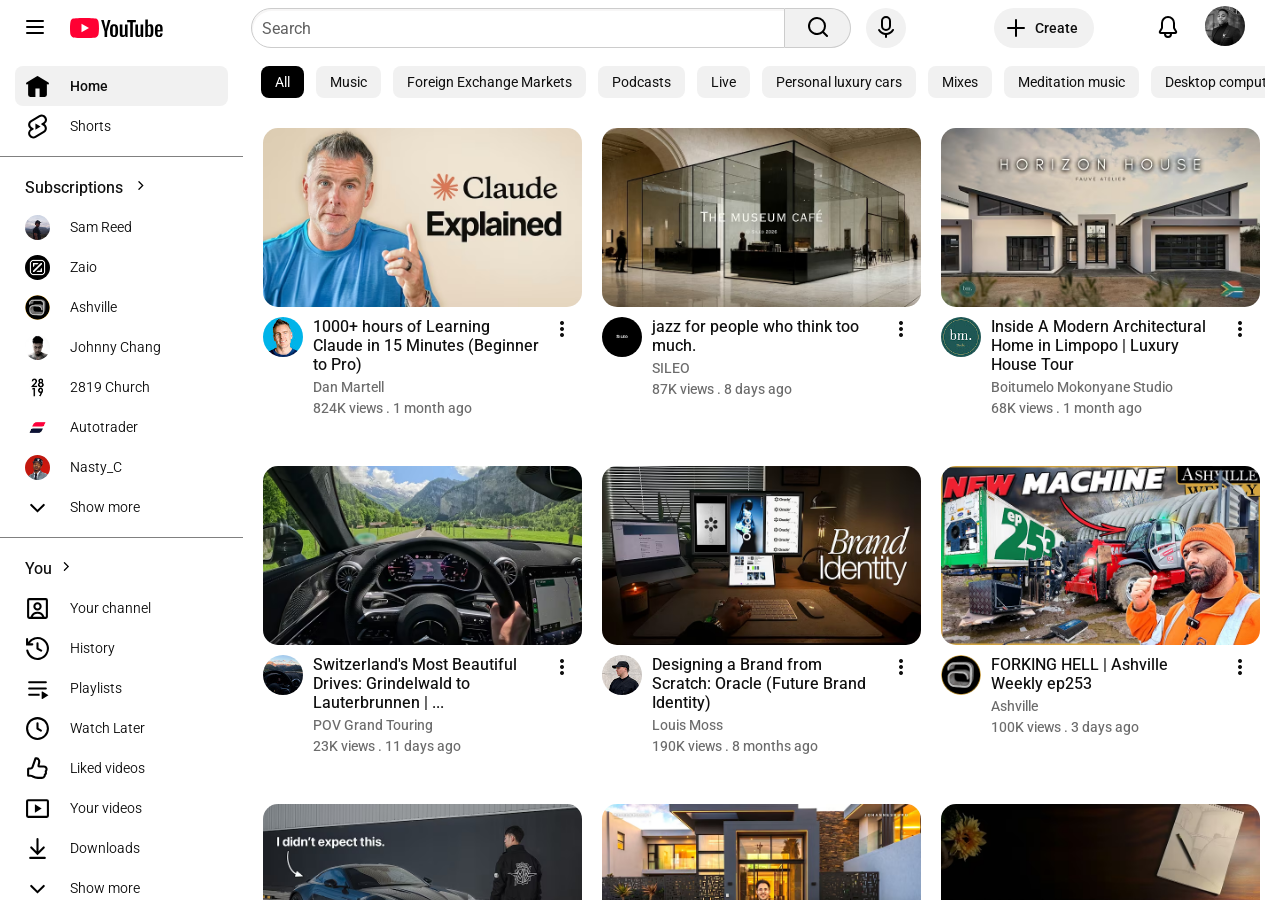
<file: index.html>
<!DOCTYPE html>
<html lang="en">
<head>
    <meta charset="UTF-8">
    <meta name="viewport" content="width=device-width, initial-scale=1.0">
    <!-- Apply saved theme before paint to avoid a light→dark flash -->
    <script src="theme.js"></script>
    <link href="https://fonts.googleapis.com/icon?family=Material+Icons" rel="stylesheet">
    <link rel="stylesheet" href="style.css">
    <link rel="stylesheet" href="responsive.css">
    <title>Youtube</title>
</head>

<body>

    <header>
        <div class="left-nav">
            <button type="button" class="btn" id="menu-toggle" aria-label="Toggle sidebar" title="Menu">
                <img class="theme-icon" src="recourses/menu.svg" alt="">
            </button>
            <img src="recourses/logo.svg" alt="Logo" id="logo">
        </div>

        <div class="center-nav">
            <div class = "searchbar"> 
                <input type="text" placeholder="Search">
                <button class="btn">
                    <img class="theme-icon" src="recourses/search.svg" alt="search-icon">
                </button>    
            </div>
            <button class="voice-search btn">
                <img class="theme-icon" src="recourses/mic.svg" alt="mic-icon">
            </button>
                
        </div>

        <div class="right-nav">
            <button class="create btn">
                <img class="theme-icon" src="recourses/create.svg" alt="">
                Create
            </button>
            <!-- Toggles Light / Dark; preference saved in localStorage -->
            <button type="button" class="theme-toggle btn" id="theme-toggle" aria-label="Toggle dark mode" title="Toggle theme">
                <i class="material-icons" id="theme-toggle-icon">dark_mode</i>
            </button>
            <button class="notification btn">
                <img class="theme-icon" src="recourses/notification.svg" alt="notification-icon">
            </button>
            <div class="account">
                <img src="recourses/profile-pic.png" alt="account">
            </div>
        </div>
    </header>

    <main>
        
        <section class="side-bar">
            <!-- opening section -->
            <div class="category-section">
                <span class="active">
                    <img class="theme-icon" src="recourses/home-icon.svg" alt="home-icon">
                    Home
                </span>
                <span>
                    <img class="theme-icon" src="recourses/shorts.svg" alt="shorts-icon">
                    Shorts
                </span>
            </div>

            <!-- Subscriptions section -->
            <div class="category-section subscriptions">
               <span>
                    <h2>Subscriptions</h2>
                    <div class="side-arrow">
                        <img class="theme-icon" src="recourses/side-arrow.svg" alt="side-arrow">
                    </div>
                </span>

                <span>
                    <img src="recourses/sub1.jpg" alt="sub1">
                    Sam Reed
                </span>

                <span>
                    <img src="recourses/sub2.jpg" alt="sub2">
                    Zaio
                </span>

                <span>
                    <img src="recourses/sub3.jpg" alt="sub3">
                    Ashville
                </span>

                <span>
                    <img src="recourses/sub4.jpg" alt="sub4">
                    Johnny Chang
                </span>

                <span>
                    <img src="recourses/sub5.jpg" alt="sub5">
                    2819 Church
                </span>

                <span>
                    <img src="recourses/sub6.jpg" alt="sub6">
                    Autotrader
                </span>

                <span>
                    <img src="recourses/sub7.jpg" alt="sub7">
                    Nasty_C
                </span>

                <span>
                    <img class="theme-icon" src="recourses/down-arrow.svg" alt="show-more-icon">
                    Show more
                </span>
            </div>

            <!-- You section -->
            <div class="category-section">
                <span>
                    <h2>You</h2>
                    <div class="side-arrow">
                        <img class="theme-icon" src="recourses/side-arrow.svg" alt="side-arrow">
                    </div>
                </span>

                <span>
                    <img class="theme-icon" src="recourses/channel.svg" alt="your-channel-icon">
                    Your channel
                </span>

                <span>
                    <img class="theme-icon" src="recourses/history.svg" alt="history-icon">
                    History
                </span>

                <span>
                    <img class="theme-icon" src="recourses/playlists.svg" alt="playlist-icon">
                    Playlists
                </span>

                <span>
                    <img class="theme-icon" src="recourses/watch-later.svg" alt="watch-later-icon">
                    Watch Later
                </span>

                <span>
                    <img class="theme-icon" src="recourses/liked-videos.svg" alt="liked-videos-icon">
                    Liked videos
                </span>

                <span>
                    <img class="theme-icon" src="recourses/your-videos.svg" alt="your-videos-icon">
                    Your videos
                </span>

                <span>
                    <img class="theme-icon" src="recourses/downloads.svg" alt="downloads-icon">
                    Downloads
                </span>

                <span>
                    <img class="theme-icon" src="recourses/down-arrow.svg" alt="show-more-icon">
                    Show more
                </span>
            </div>

            <!-- Explore section -->
            <div class="category-section">
                <span><h2>Explore</h2></span>

                <span>
                    <img class="theme-icon" src="recourses/music.svg" alt="music-icon">
                    Music
                </span>

                <span>
                    <img class="theme-icon" src="recourses/gaming.svg" alt="gaming-icon">
                    Gaming
                </span>

                <span>
                    <img class="theme-icon" src="recourses/news.svg" alt="news-icon">
                    News
                </span>

                <span>
                    <img class="theme-icon" src="recourses/down-arrow.svg" alt="show-more-icon">
                    Show more
                </span>
            </div>

            <!-- More from YouTube section -->
            <div class="category-section">
                <span><h2>More from YouTube</h2></span>

                <span>
                    <img class="brand-icon" src="recourses/yt-premium.svg" alt="youtube-premium">
                    YouTube Premium
                </span>

                <span>
                    <img class="brand-icon" src="recourses/yt-music.svg" alt="youtube-music">
                    YouTube Music
                </span>

                <span>
                    <img class="brand-icon" src="recourses/yt-kids.svg" alt="youTube-kids">
                    YouTube Kids
                </span>
            </div>

            <!-- report history section -->
            <div class="category-section">
                <span>
                    <img class="theme-icon" src="recourses/flag.svg" alt="flag-icon">
                    Report history
                </span>
            </div>

            <div class="category-footer">
                <div class="footer-section">
                    <span>About</span>
                    <span>Press</span>
                    <span>Copyright</span>
                    <span>Contact us</span>
                    <span>Creator</span>
                    <span>Advertise</span>
                    <span>Developers</span>
                </div>
                <div class="footer-section">
                    <span>Terms</span>
                    <span>Privacy</span>
                    <span>Policy & Safety</span>
                    <span>How YouTube works</span>
                    <span>Test new features</span>
                </div>
                <span class="copyright">
                    &copy; 2026 Google LLC
                </span>
            </div>

        </section>


        <section class="videos">
            
            <div class="button-nav">
                <ul class="head-buttons">
                    <li><button class="active2">All</button></li>
                    <li><button onclick="location.href='music.html'">Music</button></li>
                    <li><button>Foreign Exchange Markets</button></li>
                    <li><button>Podcasts</button></li>
                    <li><button>Live</button></li>
                    <li><button>Personal luxury cars</button></li>
                    <li><button>Mixes</button></li>
                    <li><button>Meditation music</button></li>
                    <li><button>Desktop computers</button></li>
                    <li><button>Deep House</button></li>
                    <li><button>Self-confidence</button></li>
                    <li><button>Display devices</button></li>
                    <li><button>Albums</button></li>
                    <li><button>Soul Music</button></li>
                    <li><button>Keyboards</button></li>
                    <li><button>Belief</button></li>
                    <li><button>Recently uploaded</button></li>
                    <li><button>Watched</button></li>
                    <li><button>New to you</button></li>
                </ul>
            </div>

            <!-- 1st row of videos -->
            <div class="video-layout">
                <!-- creating the first video element -->
                <div class="video">
                    <img src="recourses/thumbnail1.avif" alt="video-thumbnail">
                    <div class="information">
                        <img src="recourses/profile1.jpg" alt="">
                        <div class="video-title">
                            <h2>1000+ hours of Learning Claude in 15 Minutes (Beginner to Pro)</h2>
                            <span class="low-title">Dan Martell</span>
                            <div class="views-date low-title">
                                <span>824K views . 1 month ago</span>
                            </div>
                        </div>
                        <button class="btn">
                            <i class="material-icons">more_vert</i>
                        </button>
                    </div>
                </div>
                <div class="video">
                    <img src="recourses/thumbnail2.avif" alt="video-thumbnail">
                    <div class="information">
                        <img src="recourses/profile2.jpg" alt="">
                        <div class="video-title">
                            <h2>jazz for people who think too much.</h2>
                            <span class="low-title">SILEO</span>
                            <div class="views-date low-title">
                                <span>87K views . 8 days ago</span>
                            </div>
                        </div>
                        <button class="btn">
                            <i class="material-icons">more_vert</i>
                        </button>
                    </div>
                </div>
                <div class="video">
                    <img src="recourses/thumbnail3.avif" alt="video-thumbnail">
                    <div class="information">
                        <img src="recourses/profile3.jpg" alt="">
                        <div class="video-title">
                            <h2>Inside A Modern Architectural Home in Limpopo | Luxury House Tour</h2>
                            <span class="low-title">Boitumelo Mokonyane Studio</span>
                            <div class="views-date low-title">
                                <span>68K views . 1 month ago</span>
                            </div>
                        </div>
                        <button class="btn">
                            <i class="material-icons">more_vert</i>
                        </button>
                    </div>
                </div>
                <div class="video">
                    <img src="recourses/thumbnail4.avif" alt="video-thumbnail">
                    <div class="information">
                        <img src="recourses/profile4.jpg" alt="">
                        <div class="video-title">
                            <h2>Switzerland's Most Beautiful Drives: Grindelwald to Lauterbrunnen | ...</h2>
                            <span class="low-title">POV Grand Touring</span>
                            <div class="views-date low-title">
                                <span>23K views . 11 days ago</span>
                            </div>
                        </div>
                        <button class="btn">
                            <i class="material-icons">more_vert</i>
                        </button>
                    </div>
                </div>
                <div class="video">
                    <img src="recourses/thumbnail5.avif" alt="video-thumbnail">
                    <div class="information">
                        <img src="recourses/profile5.jpg" alt="">
                        <div class="video-title">
                            <h2>Designing a Brand from Scratch: Oracle (Future Brand Identity)</h2>
                            <span class="low-title">Louis Moss</span>
                            <div class="views-date low-title">
                                <span>190K views . 8 months ago</span>
                            </div>
                        </div>
                        <button class="btn">
                            <i class="material-icons">more_vert</i>
                        </button>
                    </div>
                </div>
                <div class="video">
                    <img src="recourses/thumbnail6.avif" alt="video-thumbnail">
                    <div class="information">
                        <img src="recourses/sub3.jpg" alt="">
                        <div class="video-title">
                            <h2>FORKING HELL | Ashville Weekly ep253</h2>
                            <span class="low-title">Ashville</span>
                            <div class="views-date low-title">
                                <span>100K views . 3 days ago</span>
                            </div>
                        </div>
                        <button class="btn">
                            <i class="material-icons">more_vert</i>
                        </button>
                    </div>
                </div>
                <div class="video">
                    <img src="recourses/thumbnail7.avif" alt="video-thumbnail">
                    <div class="information">
                        <img src="recourses/profile7.jpg" alt="">
                        <div class="video-title">
                            <h2>Life with an Aston Martin Vantage S + Apple CarPlay Ultra</h2>
                            <span class="low-title">Andrew Ethan Zeng</span>
                            <div class="views-date low-title">
                                <span>261K views . 12 days ago</span>
                            </div>
                        </div>
                        <button class="btn">
                            <i class="material-icons">more_vert</i>
                        </button>
                    </div>
                </div>
                <div class="video">
                    <img src="recourses/thumbnail8.avif" alt="video-thumbnail">
                    <div class="information">
                        <img src="recourses/profile8.jpg" alt="">
                        <div class="video-title">
                            <h2>R9.99M Buys You THIS in Johannesburg- 1,000m SBE ...</h2>
                            <span class="low-title">Nuno Brizido</span>
                            <div class="views-date low-title">
                                <span>240K views . 1 month ago</span>
                            </div>
                        </div>
                        <button class="btn">
                            <i class="material-icons">more_vert</i>
                        </button>
                    </div>
                </div>
                <div class="video">
                    <img src="recourses/thumbnail9.avif" alt="video-thumbnail">
                    <div class="information">
                        <img src="recourses/profile9.jpg" alt="">
                        <div class="video-title">
                            <h2>calm your thoughts</h2>
                            <span class="low-title">panoir</span>
                            <div class="views-date low-title">
                                <span>227K views . 6 month ago</span>
                            </div>
                        </div>
                        <button class="btn">
                            <i class="material-icons">more_vert</i>
                        </button>
                    </div>
                </div>
               
            </div>

        </section>
    </main>

    <script src="sidebar.js" defer></script>
</body>
</html>
</file>
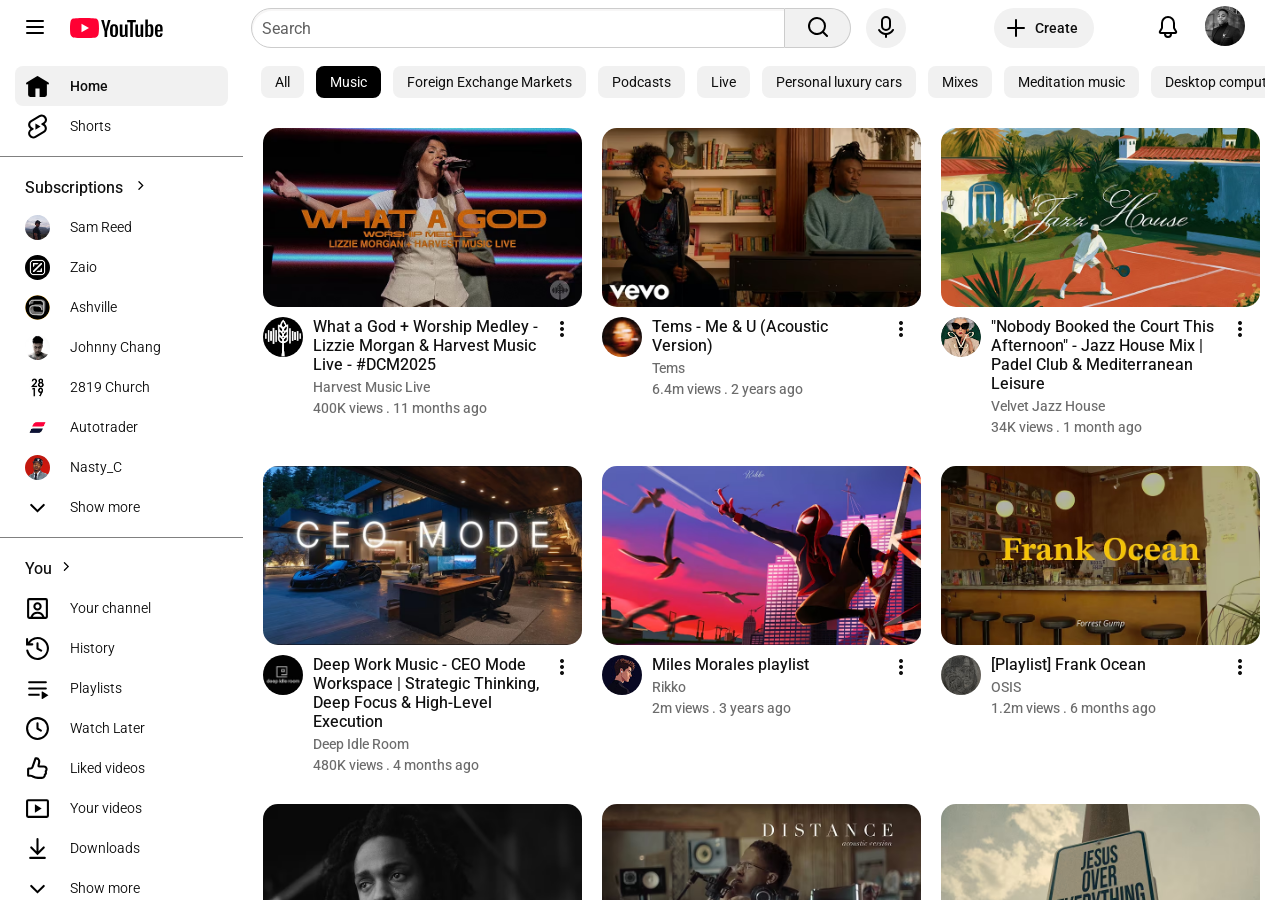
<file: music.html>
<!DOCTYPE html>
<html lang="en">
<head>
    <meta charset="UTF-8">
    <meta name="viewport" content="width=device-width, initial-scale=1.0">
    <link href="https://fonts.googleapis.com/icon?family=Material+Icons" rel="stylesheet">
    <link rel="stylesheet" href="style.css">
    <link rel="stylesheet" href="responsive.css">
    <title>Youtube</title>
</head>

<body>

    <header>
        <div class="left-nav">
            <button class="btn"><img src="recourses/menu.svg" alt="menu-icon"></button>
            <img src="recourses/logo.svg" alt="Logo" id="logo">
        </div>

        <div class="center-nav">
            <div class = "searchbar"> 
                <input type="text" placeholder="Search">
                <button class="btn">
                    <img src="recourses/search.svg" alt="search-icon">
                </button>    
            </div>
            <button class="voice-search btn">
                <img src="recourses/mic.svg" alt="mic-icon">
            </button>
                
        </div>

         <div class="right-nav">
            <button class="create btn">
                <img class="theme-icon" src="recourses/create.svg" alt="">
                Create
            </button>
            <!-- Toggles Light / Dark; preference saved in localStorage -->
            <button type="button" class="theme-toggle btn" id="theme-toggle" aria-label="Toggle dark mode" title="Toggle theme">
                <i class="material-icons" id="theme-toggle-icon">dark_mode</i>
            </button>
            <button class="notification btn">
                <img class="theme-icon" src="recourses/notification.svg" alt="notification-icon">
            </button>
            <div class="account">
                <img src="recourses/profile-pic.png" alt="account">
            </div>
        </div>
    </header>

    <main>
        
        <section class="side-bar">
            <!-- opening section -->
            <div class="category-section">
                <span class="active">
                    <img src="recourses/home-icon.svg" alt="home-icon">
                    Home
                </span>
                <span>
                    <img src="recourses/shorts.svg" alt="shorts-icon">
                    Shorts
                </span>
            </div>

            <!-- Subscriptions section -->
            <div class="category-section subscriptions">
               <span>
                    <h2>Subscriptions</h2>
                    <div class="side-arrow">
                        <img src="recourses/side-arrow.svg" alt="side-arrow">
                    </div>
                </span>

                <span>
                    <img src="recourses/sub1.jpg" alt="sub1">
                    Sam Reed
                </span>

                <span>
                    <img src="recourses/sub2.jpg" alt="sub2">
                    Zaio
                </span>

                <span>
                    <img src="recourses/sub3.jpg" alt="sub3">
                    Ashville
                </span>

                <span>
                    <img src="recourses/sub4.jpg" alt="sub4">
                    Johnny Chang
                </span>

                <span>
                    <img src="recourses/sub5.jpg" alt="sub5">
                    2819 Church
                </span>

                <span>
                    <img src="recourses/sub6.jpg" alt="sub6">
                    Autotrader
                </span>

                <span>
                    <img src="recourses/sub7.jpg" alt="sub7">
                    Nasty_C
                </span>

                <span>
                    <img src="recourses/down-arrow.svg" alt="show-more-icon">
                    Show more
                </span>
            </div>

            <!-- You section -->
            <div class="category-section">
                <span>
                    <h2>You</h2>
                    <div class="side-arrow">
                        <img src="recourses/side-arrow.svg" alt="side-arrow">
                    </div>
                </span>

                <span>
                    <img src="recourses/channel.svg" alt="your-channel-icon">
                    Your channel
                </span>

                <span>
                    <img src="recourses/history.svg" alt="history-icon">
                    History
                </span>

                <span>
                    <img src="recourses/playlists.svg" alt="playlist-icon">
                    Playlists
                </span>

                <span>
                    <img src="recourses/watch-later.svg" alt="watch-later-icon">
                    Watch Later
                </span>

                <span>
                    <img src="recourses/liked-videos.svg" alt="liked-videos-icon">
                    Liked videos
                </span>

                <span>
                    <img src="recourses/your-videos.svg" alt="your-videos-icon">
                    Your videos
                </span>

                <span>
                    <img src="recourses/downloads.svg" alt="downloads-icon">
                    Downloads
                </span>

                <span>
                    <img src="recourses/down-arrow.svg" alt="show-more-icon">
                    Show more
                </span>
            </div>

            <!-- Explore section -->
            <div class="category-section">
                <span><h2>Explore</h2></span>

                <span>
                    <img src="recourses/music.svg" alt="music-icon">
                    Music
                </span>

                <span>
                    <img src="recourses/gaming.svg" alt="gaming-icon">
                    Gaming
                </span>

                <span>
                    <img src="recourses/news.svg" alt="news-icon">
                    News
                </span>

                <span>
                    <img src="recourses/down-arrow.svg" alt="show-more-icon">
                    Show more
                </span>
            </div>

            <!-- More from YouTube section -->
            <div class="category-section">
                <span><h2>More from YouTube</h2></span>

                <span>
                    <img src="recourses/yt-premium.svg" alt="youtube-premium" >
                    YouTube Premium
                </span>

                <span>
                    <img src="recourses/yt-music.svg" alt="youtube-music" >
                    YouTube Music
                </span>

                <span>
                    <img src="recourses/yt-kids.svg" alt="youTube-kids" >
                    YouTube Kids
                </span>
            </div>

            <!-- report history section -->
            <div class="category-section">
                <span>
                    <img src="recourses/flag.svg" alt="flag-icon">
                    Report history
                </span>
            </div>

            <div class="category-footer">
                <div class="footer-section">
                    <span>About</span>
                    <span>Press</span>
                    <span>Copyright</span>
                    <span>Contact us</span>
                    <span>Creator</span>
                    <span>Advertise</span>
                    <span>Developers</span>
                </div>
                <div class="footer-section">
                    <span>Terms</span>
                    <span>Privacy</span>
                    <span>Policy & Safety</span>
                    <span>How YouTube works</span>
                    <span>Test new features</span>
                </div>
                <span class="copyright">
                    &copy; 2026 Google LLC
                </span>
            </div>

        </section>


        <section class="videos">
            
            <div class="button-nav">
                <ul class="head-buttons">
                    <li><button onclick="location.href='index.html'">All</button></li>
                    <li><button class="active2">Music</button></li>
                    <li><button>Foreign Exchange Markets</button></li>
                    <li><button>Podcasts</button></li>
                    <li><button>Live</button></li>
                    <li><button>Personal luxury cars</button></li>
                    <li><button>Mixes</button></li>
                    <li><button>Meditation music</button></li>
                    <li><button>Desktop computers</button></li>
                    <li><button>Deep House</button></li>
                    <li><button>Self-confidence</button></li>
                    <li><button>Display devices</button></li>
                    <li><button>Albums</button></li>
                    <li><button>Soul Music</button></li>
                    <li><button>Keyboards</button></li>
                    <li><button>Belief</button></li>
                    <li><button>Recently uploaded</button></li>
                    <li><button>Watched</button></li>
                    <li><button>New to you</button></li>
                </ul>
            </div>

            <!-- 1st row of videos -->
            <div class="video-layout">
                <!-- creating the first video element -->
                <div class="video">
                    <img src="recourses/music1.avif" alt="video-thumbnail">
                    <div class="information">
                        <img src="recourses/music-profile1.jpg" alt="">
                        <div class="video-title">
                            <h2>What a God + Worship Medley - Lizzie Morgan & Harvest Music Live - #DCM2025</h2>
                            <span class="low-title">Harvest Music Live</span>
                            <div class="views-date low-title">
                                <span>400K views . 11 months ago</span>
                            </div>
                        </div>
                        <button class="btn">
                            <i class="material-icons">more_vert</i>
                        </button>
                    </div>
                </div>
                <div class="video">
                    <img src="recourses/music2.avif" alt="video-thumbnail">
                    <div class="information">
                        <img src="recourses/music-profile2.jpg" alt="">
                        <div class="video-title">
                            <h2>Tems - Me & U (Acoustic Version)</h2>
                            <span class="low-title">Tems</span>
                            <div class="views-date low-title">
                                <span>6.4m views . 2 years ago</span>
                            </div>
                        </div>
                        <button class="btn">
                            <i class="material-icons">more_vert</i>
                        </button>
                    </div>
                </div>
                <div class="video">
                    <img src="recourses/music3.avif" alt="video-thumbnail">
                    <div class="information">
                        <img src="recourses/music-profile3.jpg" alt="">
                        <div class="video-title">
                            <h2>"Nobody Booked the Court This Afternoon" - Jazz House Mix | Padel Club & Mediterranean Leisure</h2>
                            <span class="low-title">Velvet Jazz House</span>
                            <div class="views-date low-title">
                                <span>34K views . 1 month ago</span>
                            </div>
                        </div>
                        <button class="btn">
                            <i class="material-icons">more_vert</i>
                        </button>
                    </div>
                </div>
                <div class="video">
                    <img src="recourses/music4.avif" alt="video-thumbnail">
                    <div class="information">
                        <img src="recourses/music-profile4.jpg" alt="">
                        <div class="video-title">
                            <h2>Deep Work Music - CEO Mode Workspace | Strategic Thinking, Deep Focus & High-Level Execution</h2>
                            <span class="low-title">Deep Idle Room</span>
                            <div class="views-date low-title">
                                <span>480K views . 4 months ago</span>
                            </div>
                        </div>
                        <button class="btn">
                            <i class="material-icons">more_vert</i>
                        </button>
                    </div>
                </div>
                <div class="video">
                    <img src="recourses/music5.avif" alt="video-thumbnail">
                    <div class="information">
                        <img src="recourses/music-profile5.jpg" alt="">
                        <div class="video-title">
                            <h2>Miles Morales playlist</h2>
                            <span class="low-title">Rikko</span>
                            <div class="views-date low-title">
                                <span>2m views . 3 years ago</span>
                            </div>
                        </div>
                        <button class="btn">
                            <i class="material-icons">more_vert</i>
                        </button>
                    </div>
                </div>
                <div class="video">
                    <img src="recourses/music6.avif" alt="video-thumbnail">
                    <div class="information">
                        <img src="recourses/music-profile6.jpg" alt="">
                        <div class="video-title">
                            <h2>[Playlist] Frank Ocean</h2>
                            <span class="low-title">OSIS</span>
                            <div class="views-date low-title">
                                <span>1.2m views . 6 months ago</span>
                            </div>
                        </div>
                        <button class="btn">
                            <i class="material-icons">more_vert</i>
                        </button>
                    </div>
                </div>
                <div class="video">
                    <img src="recourses/music7.avif" alt="video-thumbnail">
                    <div class="information">
                        <img src="recourses/music-profile7.jpg" alt="">
                        <div class="video-title">
                            <h2>Kendrick Lamar - Count Me Out</h2>
                            <span class="low-title">Kendrick Lamar</span>
                            <div class="views-date low-title">
                                <span>40m views . 3 years ago</span>
                            </div>
                        </div>
                        <button class="btn">
                            <i class="material-icons">more_vert</i>
                        </button>
                    </div>
                </div>
                <div class="video">
                    <img src="recourses/music8.avif" alt="video-thumbnail">
                    <div class="information">
                        <img src="recourses/music-profile8.jpg" alt="">
                        <div class="video-title">
                            <h2>Manana - Distance (I'm Yours) | Acoustic Version [Official Music Video]</h2>
                            <span class="low-title">Manana</span>
                            <div class="views-date low-title">
                                <span>709K views . 7 years ago</span>
                            </div>
                        </div>
                        <button class="btn">
                            <i class="material-icons">more_vert</i>
                        </button>
                    </div>
                </div>
                <div class="video">
                    <img src="recourses/music9.avif" alt="video-thumbnail">
                    <div class="information">
                        <img src="recourses/music-profile9.jpg" alt="">
                        <div class="video-title">
                            <h2>Danny Gokey - Jesus Over Everything (Official Music Video)</h2>
                            <span class="low-title">Danny Gokey</span>
                            <div class="views-date low-title">
                                <span>114K views . 6 days ago</span>
                            </div>
                        </div>
                        <button class="btn">
                            <i class="material-icons">more_vert</i>
                        </button>
                    </div>
                </div>
               
            </div>

        </section>
    </main>
    
</body>
</html>
</file>
<file: style.css>
@import url('https://fonts.googleapis.com/css2?family=Roboto:ital,wght@0,100..900;1,100..900&display=swap');

/* ===== Theme variables (Light = default) ===== */
:root{
    --bg-page: #ffffff;
    --bg-header: #ffffff;
    --bg-sidebar: #ffffff;
    --bg-card: #ffffff;
    --bg-button: #f1f1f1;
    --bg-button-hover: rgb(232, 232, 232);
    --bg-hover: #f1f1f1;
    --bg-active: #f1f1f1;
    --bg-active-hover: rgb(205, 205, 205);
    --text-primary: #0f0f0f;
    --text-secondary: #606060;
    --text-muted: #6c6c6c;
    --border-color: #cccccc;
    --border-section: grey;
    --search-bg: #ffffff;
    --search-border: #cccccc;
    --search-button-bg: #f1f1f1;
    --search-shadow: inset 1px 2px rgba(234, 232, 232, 0.4);
    --chip-bg: #f1f1f1;
    --chip-active-bg: #000000;
    --chip-active-text: #ffffff;
    --icon-filter: none;
}

/* YouTube-like Dark Theme — only variables change */
html.dark{
    --bg-page: #0f0f0f;
    --bg-header: #0f0f0f;
    --bg-sidebar: #0f0f0f;
    --bg-card: #0f0f0f;
    --bg-button: #272727;
    --bg-button-hover: #3f3f3f;
    --bg-hover: #272727;
    --bg-active: #272727;
    --bg-active-hover: #3f3f3f;
    --text-primary: #f1f1f1;
    --text-secondary: #aaaaaa;
    --text-muted: #aaaaaa;
    --border-color: #303030;
    --border-section: #303030;
    --search-bg: #121212;
    --search-border: #303030;
    --search-button-bg: #222222;
    --search-shadow: none;
    --chip-bg: #272727;
    --chip-active-bg: #f1f1f1;
    --chip-active-text: #0f0f0f;
    --icon-filter: invert(1);
}

*{
    margin: 0;
    padding: 0;
    box-sizing: border-box; /* Ensures that padding and border are included in the element's total width and height */

    font-family: "Roboto", sans-serif;
}

/* Smooth theme switch (colours only — layout unchanged) */
body,
header,
.side-bar,
.videos,
.button-nav,
.searchbar input,
.searchbar button,
.voice-search,
.create,
.head-buttons button,
.category-section span,
.category-section,
.footer-section span,
.copyright,
.low-title{
    transition: background-color 0.25s ease, color 0.25s ease, border-color 0.25s ease, box-shadow 0.25s ease;
}

body{
    background: var(--bg-page);
    color: var(--text-primary);
}

h2{
    font-size: 16px;
    font-weight: 450;
    color: var(--text-primary);
}

/* Navbar */
header{   
    display: flex;      /* positioning items to grouped horizontally aligned */
    justify-content: space-between;     /* adding space between the items to separate them accornging to the YouTube format */      
    align-items: center;        /* vertically aligning the items to the center */

    /* setting the height and padding of the navbar*/
    height: 56px;        
    padding: 0 15px;

    /* Positioning the navbar to always stay ontop of the page*/
    position: sticky;
    top: 0;
    background: var(--bg-header);

    z-index: 100; /* Ensures that the navbar stays on top of other elements on the page */
}
.left-nav{
    height: 40px;
    display: flex;
    align-items: center;
    gap: 15px; /* spacing between the items. */
}
.left-nav button{
    width: 40px;
    height: 100%;
    border-radius: 9999px; /* Makes the button a circle */
    background: none;
    border: none;
    cursor: pointer;
}
.left-nav #logo{
    cursor: pointer;
}
.center-nav{
    display: flex;
    align-items: center;
    justify-content: center;
    height: 40px;
    gap: 15px;
}
.searchbar{
    display: flex;
    width: 600px;
    height: 100%;
    border-radius: 10px;
}
.searchbar input{
    width: 89%;
    border: 1px solid var(--search-border);
    border-radius: 999px 0 0 999px;
    padding-left: 10px;
    background: var(--search-bg);
    color: var(--text-primary);

    font-size: 16px;
    box-shadow: var(--search-shadow); /* Adds a shadow to the search input */
}
.searchbar input::placeholder{
    color: var(--text-secondary);
}
.searchbar button{
    width: 11%;
    border: 1px solid var(--search-border);
    border-left: none;
    border-radius: 0 999px 999px 0;
    background: var(--search-button-bg);
}
.voice-search{
    width: 40px;
    height: 100%;
    border-radius: 9999px;
    border: none;
    background: var(--bg-button);
}
.btn{
    cursor: pointer;
}
.btn:hover{
    background: var(--bg-button-hover);
}

.right-nav{
    height: 40px;
    margin-right: 20px;
    display: flex;
    align-items: center;
    justify-content: flex-end;
    gap: 7px;
}
.create{
    display: flex;
    align-items: center;
    gap: 7px;

    width: 100px;
    border: none;
    border-radius: 999px;
    background: var(--bg-button);
    color: var(--text-primary);

    font-size: 14px;
    font-weight: 500;
    padding: 10px;
}
.right-nav button{
    height: 100%;
}
.notification{
    border: none;
    width: 40px;
    border-radius: 999px;
    background: none;
}

/* Theme toggle — same size language as notification / menu buttons */
.theme-toggle{
    border: none;
    width: 40px;
    border-radius: 999px;
    background: none;
    display: flex;
    align-items: center;
    justify-content: center;
    color: var(--text-primary);
}
.theme-toggle .material-icons{
    font-size: 24px;
    color: var(--text-primary);
}

.account img{
    width: 40px;
    border-radius: 99999px;
    margin-left: 10px;
    cursor: pointer;
}

/* Theme-aware monochrome icons only (opt-in).
   Coloured assets use .brand-icon or no class — never inverted. */
.theme-icon{
    filter: var(--icon-filter);
    transition: filter 0.25s ease;
}

/* Coloured YouTube brand marks — always keep original red */
.brand-icon{
    filter: none;
}

/* main body */
main{
    height: calc(100vh - 56px);
    display: flex;
}

/* side navbar */
.side-bar{
   display: flex;
   flex-direction: column;
   
   width: 19vw;
   min-width: 200px;
   height: 100%;
   background: var(--bg-sidebar);
   flex-shrink: 0;

   overflow-y: auto;
   overflow-x: hidden;
   scrollbar-width: thin;
   transition: width 0.25s ease, min-width 0.25s ease;
}

/* Collapsed mini-rail (~72–90px): icons only; videos flex to fill space */
.side-bar.collapsed{
    width: 72px;
    min-width: 72px;
}
.side-bar.collapsed .category-section{
    padding: 8px 4px;
    align-items: center;
}
.side-bar.collapsed .category-section span{
    justify-content: center;
    padding-left: 0;
    width: 100%;
    font-size: 0; /* hide text labels; icons keep their own size */
}
.side-bar.collapsed .category-section img{
    margin-right: 0;
}
/* Hide section titles, arrows, footer, and long subscription list when collapsed */
.side-bar.collapsed .category-section span:has(h2),
.side-bar.collapsed .side-arrow,
.side-bar.collapsed .category-footer,
.side-bar.collapsed .subscriptions{
    display: none;
}
.category-section{
    display: flex;
    flex-direction: column;
    justify-content: center;
    padding: 10px 15px;

    border-bottom: 1px solid var(--border-section);
}
.category-section span{
    display: flex;
    align-items: center;

    height: 40px;
    border-radius: 8px;
    
    padding-left: 10px;
    font-size: 14px;
    font-weight: 350;
    color: var(--text-primary);
    
    cursor: pointer;
}
.category-section .active{
    background: var(--bg-active);
    font-weight: 500;
}
.category-section .active:hover {
    background: var(--bg-active-hover);
}
.category-section span:hover{
    background-color: var(--bg-hover);
}
.category-section img{
    width: 25px;
    margin-right: 20px;
}

.side-arrow img{
    width: 18px;
    height: 15px;
    margin-left: 5px;
}
.subscriptions img{
    width: 25px;
    border-radius: 99999px;
}

.category-footer{
    padding: 20px;
}
.footer-section{
    margin-bottom: 12px;
}
.footer-section span{
    font-size: 14px;
    font-weight: 500;
    margin-right: 5px;
    color: var(--text-secondary);
    cursor: pointer;
}

.copyright{
    color: var(--text-secondary);
    font-size: 12px;
    font-weight: 350;
}

/* top buttons */
.button-nav{
    margin: 0 15px;
    padding: 10px 3px;
    
    position: sticky;
    top: 0;
    background: var(--bg-page);
    overflow-x: auto;
    z-index: 50;
    
    scrollbar-width: none;
}
.head-buttons{
    display: flex;
    list-style: none;
    gap: 12px;
    width: max-content;
}
.head-buttons button{
    padding: 8px 14px;
    border-radius: 8px;
    border: none;
    font-size: 14px;
    background: var(--chip-bg);
    color: var(--text-primary);

    cursor: pointer;
    white-space: nowrap;
}
.head-buttons button.active2{
    color: var(--chip-active-text);
    background: var(--chip-active-bg);
}

/* video */
.videos{
    flex: 1;
    height: 100%;
    background: var(--bg-page);
    overflow-y: auto;
}
.video-layout{
    display: flex;
    flex-wrap: wrap;
    justify-content: flex-start; /* Aligns videos to the left. */
    gap: 20px;
    padding: 20px;
}
.video{
    flex-grow: 0; /* Ensures the video elements do not grow */
    flex-shrink: 0; /* Ensures the video elements do not shrink */
    flex-basis: calc((100% - 40px)/3); /* Sets the base width of each video element to one-third of the container width minus the total gap between them. */
    margin-bottom: 35px;
    background: var(--bg-card);
}
.video img{
    width: 100%;
    border-radius: 15px;
}
.information{
    display: flex;
    justify-content: space-between;

    height: 100px;
    cursor: pointer;
}
.information img{
    width: 40px;
    height: 40px;
    margin: 6px 10px 0 0;
    border-radius: 999999px;
}
.information button{
    height: 40px;
    width: 40px;
    border-radius: 999px;
    border: none;
    background: none;
    color: var(--text-primary);
}
.information .material-icons{
    color: var(--text-primary);
}
.information .video-title{
    display: flex;
    flex-direction: column;
    gap: 5px;
    flex: 1;
    min-width: 0;
    height: 80px;
    margin-top: 6px;
}
.low-title{
    color: var(--text-muted);
    font-size: 14px;
    font-weight: 450;
}
</file>
<file: responsive.css>
@media (max-width: 1200px){

    .searchbar{
        width: 450px;
    }
}

/* Tablet — same collapsible sidebar as desktop; other layout tweaks kept */
@media (max-width: 768px){

    header{
       padding: 0 10px;
    }
    .left-nav{
        gap: 10px;
    }
    .right-nav{
        gap: 2px;
        margin-right: 8px;
    }
    .searchbar{
        width: 300px;
    }
    .searchbar button{
        width: 80px;
    }
    .create{
        height: 30px;
        width: 90px;
    }
    .account img{
        width: 40px;
        margin-left: 0;
    }
     .video{
        flex-grow: 0; 
        flex-shrink: 0;
        flex-basis: calc((100% - 20px)/2);
    }   
}

/* Phones — sidebar stays hidden (existing mobile behaviour) */
@media (max-width:426px) {

    .searchbar{
        width: 40px;
    }
    .searchbar input{
        display: none;
    }
    .searchbar button{
        width: 40px;
        border-radius: 9999px;
        border: none;
        background: none;
    }
    .voice-search{
        display: none;
    }
    .notification{
        display: none;
    }
    .side-bar{
        display: none;
    }
    .video{
        flex-grow: 0;
        flex-shrink: 0;
        flex-basis: 100%;
    }
}
</file>
